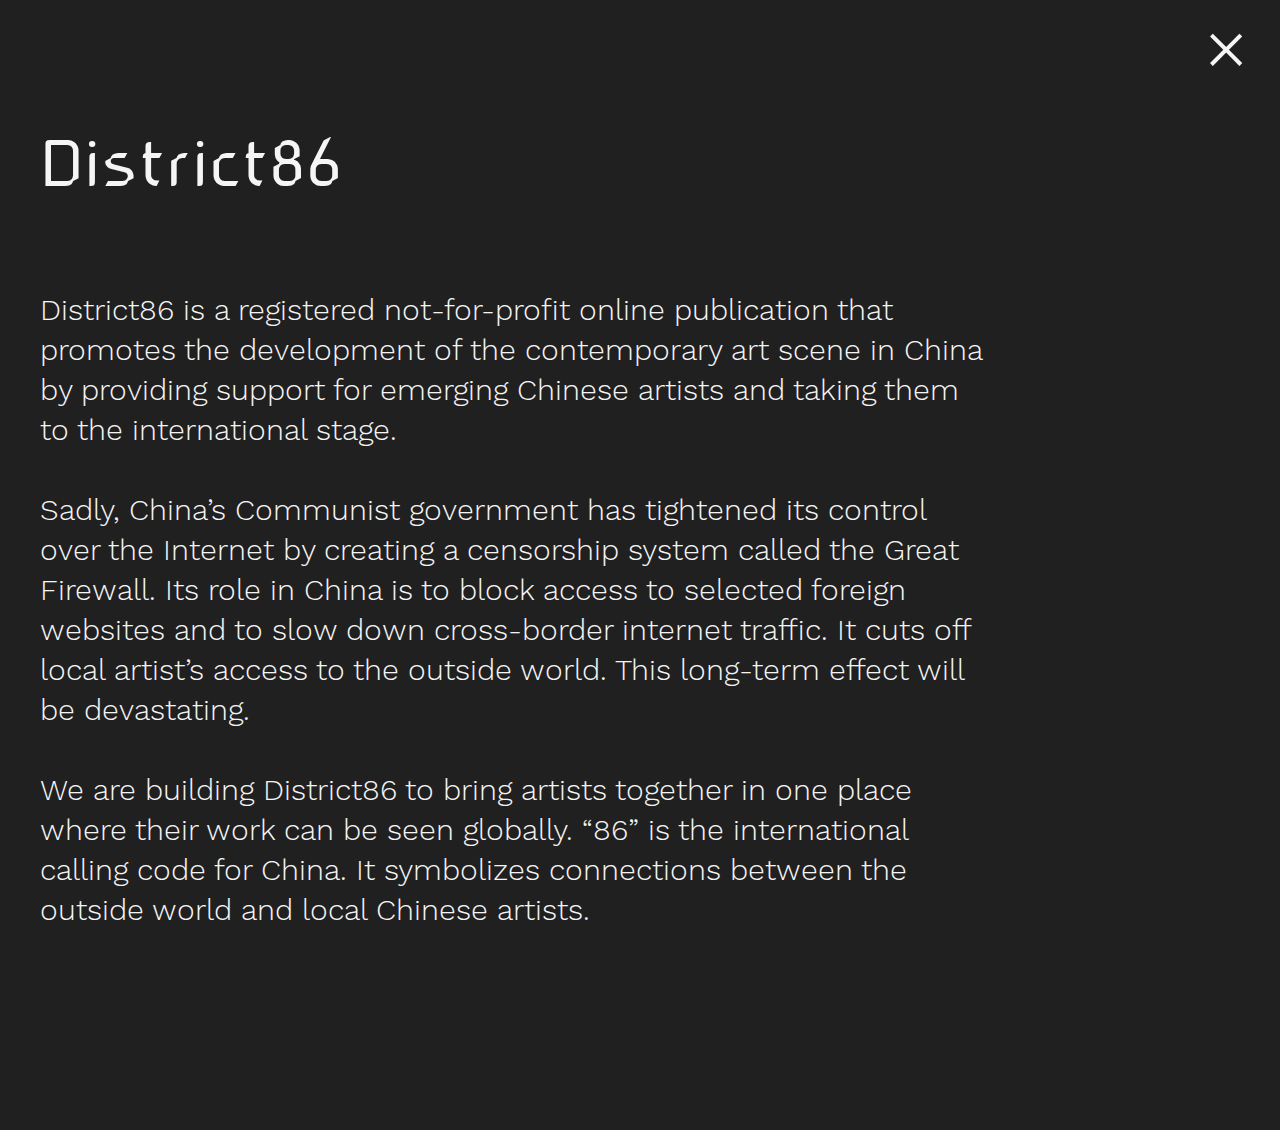
<file: district86.com/about.html>
<!DOCTYPE html>
<html>
  <head>
    <title>Project1</title>
    <link href="assets/css/styles.css" media="all" rel="stylesheet" />
  </head>

<body>

  <!-- <div class="smoke_img">
      <img id="project_img" src="assets/img/smoke5.jpg">
  </div>  -->
  <div class="close"><a href="index.html">&times;</a></div>
  <div class="top-nav">
    <div class="about_logo">District86</div> 
  </div>

  <div class="intro">
    District86 is a registered not-for-profit online
    publication that promotes the development of the
    contemporary art scene in China by providing support
    for emerging Chinese artists and taking them to the
    international stage. 
    <br><br>
    Sadly, China’s Communist government has tightened its
    control over the Internet by creating a censorship system 
    called the Great Firewall. Its role in China is to block 
    access to selected foreign websites and to slow down 
    cross-border internet traffic. It cuts off local artist’s 
    access to the outside world. This long-term effect will be
    devastating. 
    <br><br>      
    We are building District86 to bring artists together in one 
    place where their work can be seen globally. “86” is the 
    international calling code for China. It symbolizes connections 
    between the outside world and local Chinese artists.
  <br><br>



</div>
</body>
</file>
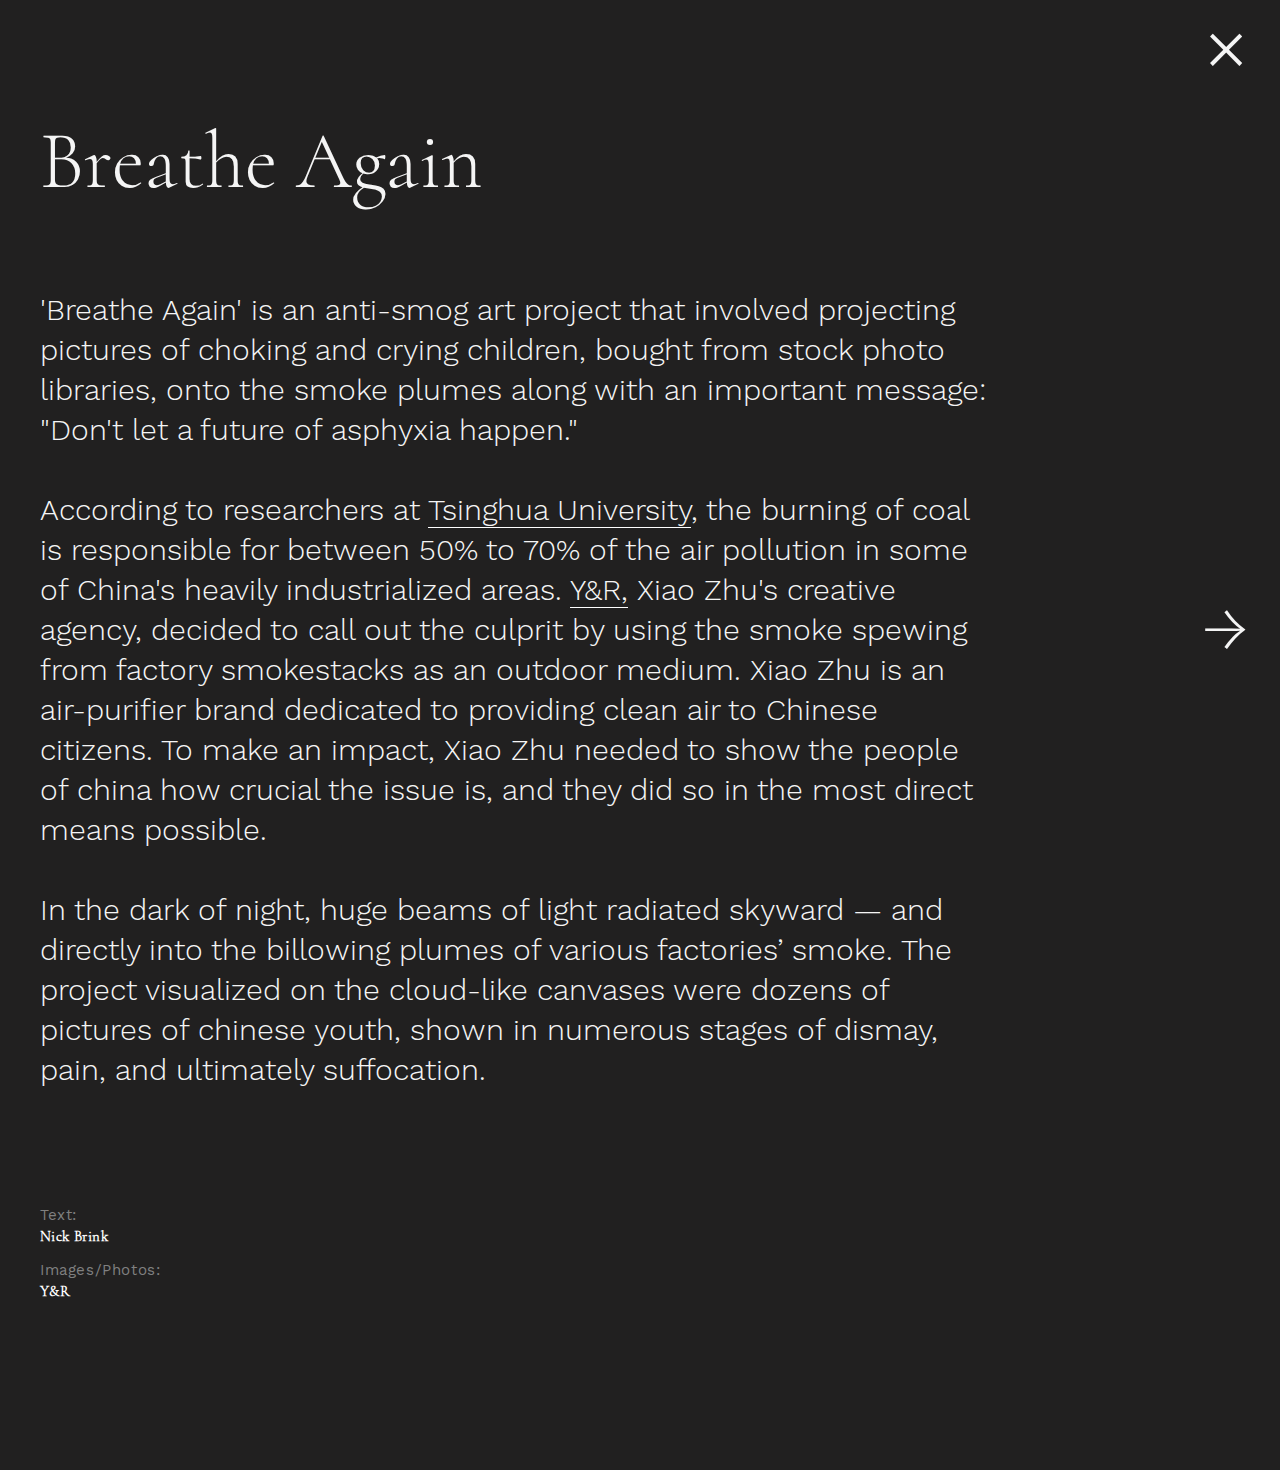
<file: district86.com/project1.html>
<!-- ○○○○○○○╭╭╮╮╮ smoke ╭╭╭╮╮○○○○  
     ○○○○○○○╰╰ ╮╮ dust ╭╭ ╯╯○○○○○  
     ○ x.x ○○○○ ╰╮   ╭╯ ○○○○○○○○○ 
     ○○○○○○○○○○○ ╮  ╭ ○○○○○○○○○○○   
     ○○○○○○○○○○○○ ╮ ╭ ○○○○○○○ x.x   
     ○○ x.x ○○○○ █████ ○○○○○○○○○○  
     ○○○○○○○○○○○ █████ ○○○○○○○○○○  
     ○○○○○○○○○○○       ○○○○○○○○○○  
     ○○○○○○○○○○○ █████ ○○○○○○○○○○
     ○○○○○○○○○○○ █████ ○○○○○○○○○○  
     ○○○○○○○○○○○       ○○○○ x.x ○ 
     ○○○○○○○○○○○ █████ ○○○○○○○○○○  
     ○○○○○○○○○○○ █████ ○○○○○○○○○○
     ○○ x.x ○○○         ○○○○○○○○○  
     ○○○○○○○  █ FACTORY █ ○○○○○○○  
     ○○○○○○  █ POLLUTION █ ○○○○○○  
-->

<!DOCTYPE html>
<html>
  <head>
    <title>Project1</title>
    <link href="assets/css/styles.css" media="all" rel="stylesheet" />
  </head>

<body>
  <div class-"contact">
    <div class="print_title">Contact | Y&R China</div>
    <div class="print_contact">
      Y&R Guangzhou<br>
      246 ZhongShanSi Rd,<br>
      Shun Tak Business Center,<br>
      Guangzhou, China<br><br>

      Phone: +86 020 83635990<br>
      Email: yr.gz@yr.com<br>
    </div>

    <div class="print_img">
        Map | Y&R China<br><br>
          <img id="Zhou" src="assets/img/studio2.jpg">
    </div>
  </div>
  
  <div class="close"><a href="index.html">&times;</a></div>
  <div class="resize">&#8645; Break through the Great Firewall by resizing this window.</div>
  <div class="next"><a href="project2.html">&rarr;</a></div>
  <div class="top-nav">
    <div class="project_title">Breathe Again</div>
  </div>

  <div class="smoke_img">
      <img id="project_img" src="assets/img/smoke5.jpg">
      <img id="project_img" src="assets/img/smoke1.jpg">
      <img id="project_img" src="assets/img/smoke6.jpg">
      <img id="project_img" src="assets/img/smoke7.jpg">
      <img id="project_img" src="assets/img/smoke3.jpg">
      <img id="project_img" src="assets/img/smoke4.jpg">
      <img id="project_img" src="assets/img/smoke2.jpg">
  </div>

<div class="number">&#9990; Y&R<br>+86 020 83635990</div>
<div class="intro">
  'Breathe Again' is an anti-smog art project that 
  involved projecting pictures of choking and crying 
  children, bought from stock photo libraries, onto 
  the smoke plumes along with an important message: 
  "Don't let a future of asphyxia happen."
  <br><br>
  According to researchers at <a class="underline" href="http://www.tsinghua.edu.cn/publish/newthuen/">Tsinghua University</a>, 
  the burning of coal is responsible for between 
  50% to 70% of the air pollution in some of China's 
  heavily industrialized areas. <a class="underline" href="https://www.yr.com/">Y&R,</a> Xiao Zhu's 
  creative agency, decided to call out the culprit by 
  using the smoke spewing from factory smokestacks as
  an outdoor medium. Xiao Zhu is an air-purifier brand 
  dedicated to providing clean air to Chinese citizens. 
  To make an impact, Xiao Zhu needed to show the people 
  of china how crucial the issue is, and they did so in 
  the most direct means possible.
  <br><br>
  In the dark of night, huge beams of light radiated 
  skyward — and directly into the billowing plumes of 
  various factories’ smoke. The project visualized on 
  the cloud-like canvases were dozens of pictures of 
  chinese youth, shown in numerous stages of dismay, 
  pain, and ultimately suffocation. 
  <br><br>

  <div class="credit">Text: <h2 id="credit2">Nick Brink</h2><br>
    Images/Photos: <h2 id="credit2">Y&R</h2>
  </div>


</div>
</body>
</file>
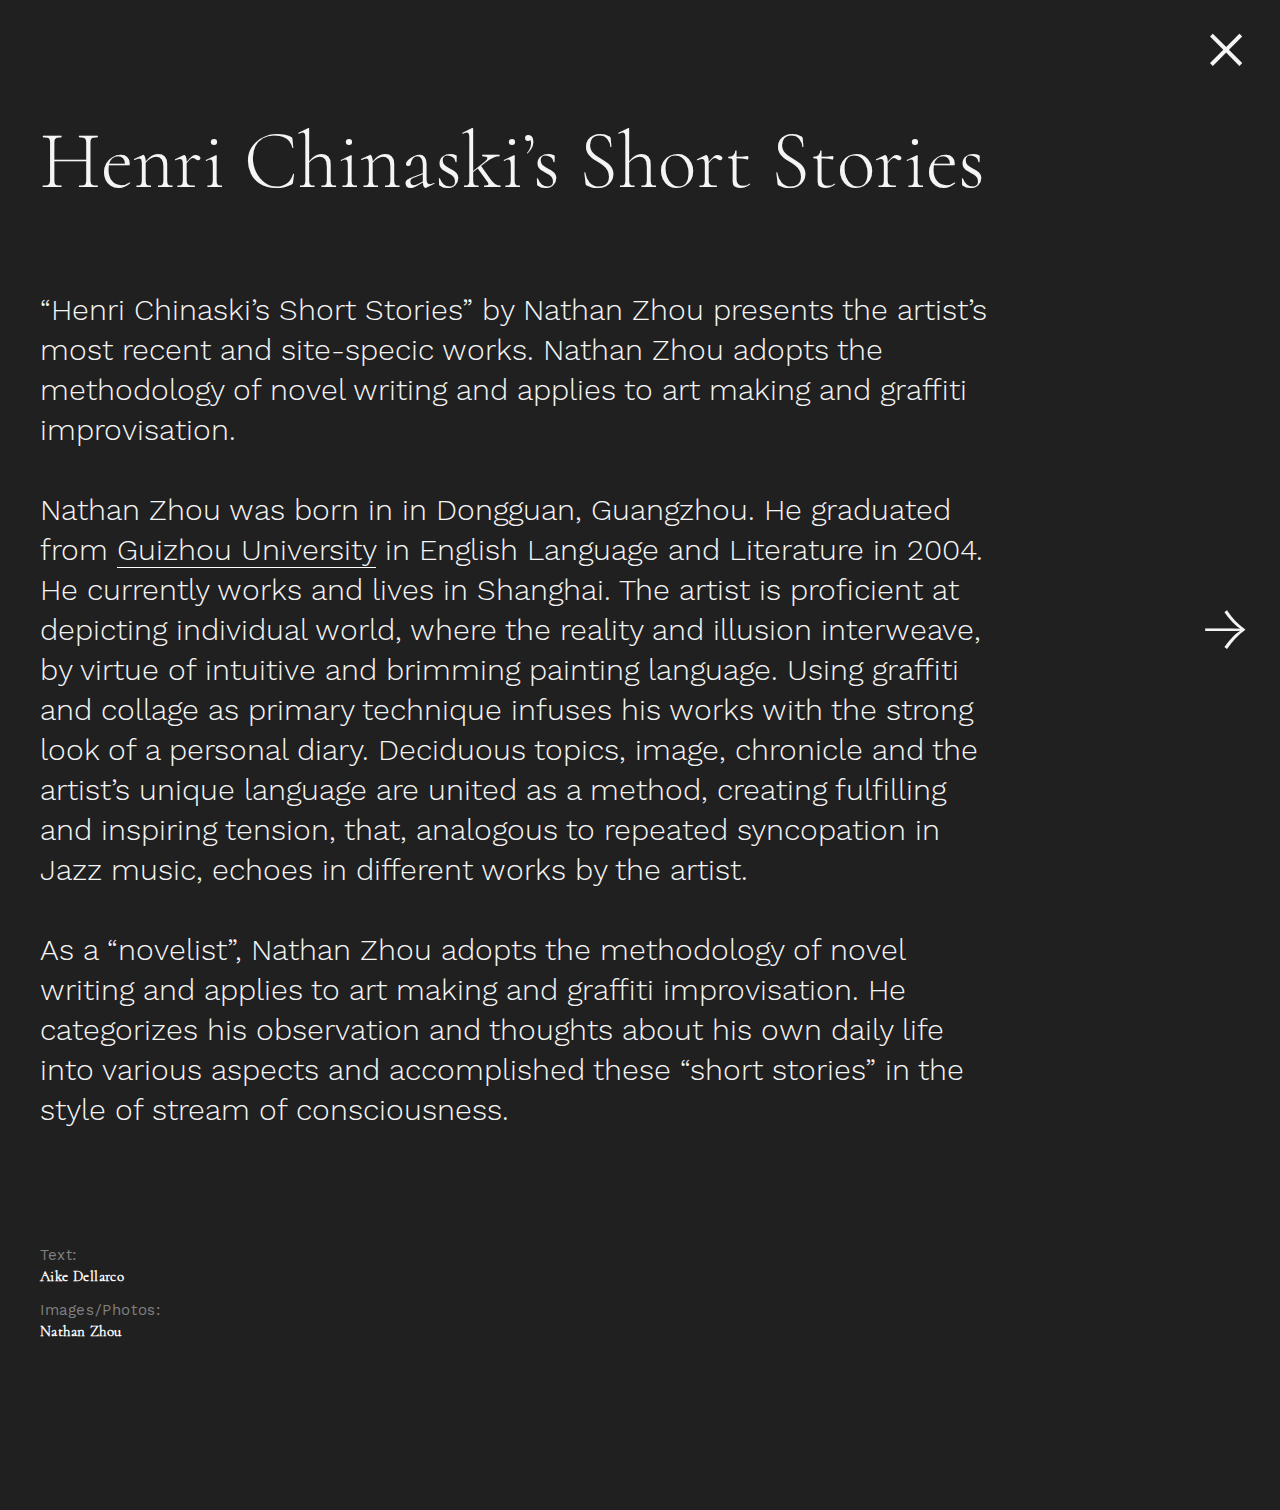
<file: district86.com/project2.html>
<!-- 

│＼＿＿╭╭╭╭╭＿＿／│ 　　  
│　　　　　　　　　│ 　╭——————————————————————————╮  
│　　　　　　　　　│　 ｜ Hey！I'm Nathan Zhou.   ｜  
│　－　　　　　－　│　／  If you want to know more｜
│≡　　　 ｏ　　  ≡│  \  about me. Follow me on  ｜
│　　　　　　　　  │　 ｜ Instagram @nathanslab  ｜
╰——┬  Ｏ◤▽◥Ｏ ┬——╯   ╰————————————————————————╯
　　｜　　ｏ　　｜  
　　｜ ╭－－－╮｜   

-->


<!DOCTYPE html>
<html>
  <head>
    <title>Nanthan Zhou</title>
    <link href="https://fonts.googleapis.com/css?family=Work+Sans:300,400,700" rel="stylesheet">
    <link href="assets/css/styles.css" media="all" rel="stylesheet" />
  </head>

<body>
  <div class="contact">
    <div class="print_title">Studio | Nathan Zhou</div>
    <div class="print_contact">
Building 6,<br>
2555 Longteng Avenue,<br>
Xuhui district,<br>
Shanghai, China<br><br>

Phone: +86 021 2520010<br>
Email: info@nathanzhoustudio.com<br>
    </div>

    <div class="print_img">
       Map | Nathan Zhou Studio<br><br>
        <img id="Zhou" src="assets/img/studio1.jpg">
    </div>

    <div class="print_title">Current Exhibition | Ghost Dog: The Way Of The Lofi King</div>
    <div class="print_contact">
      Date: 2018.04.25 — 2018.5.25<br><br>

      Tabula Rasa Gallery<br>
      706 North 3rd St,<br>
      Chaoyang district,<br>
      Beijing, China<br><br>

      Phone: +86 010 57626363<br>
      Email: info@gallerytabularasa.com<br>
    </div>

    <div class="print_img">
      <div class="print_title2">Map | Tabula Rasa Gallery<br><br></div>
        <img id="Zhou" src="assets/img/map_tabula.jpg">
        <div class="print_title2"> QR Code | Tabula Rasa Gallery<br><br></div>
        <img id="QR" src="assets/img/qr1.jpg">
    </div>

  </div>

  <div class="close"><a href="index.html">&times;</a></div>
  <div class="resize">&#8645; Break through the Great Firewall by resizing this window. </div>
  <div class="next"><a href="project3.html">&rarr;</a></div>
  <div class="top-nav">
    <div class="project_title">Henri Chinaski’s Short Stories</div>
  </div>


  <div class="smoke_img">
      <img id="project_img" src="assets/img/henry5.jpg">
      <img id="project_img" src="assets/img/henry1.jpg">
      <img id="project_img" src="assets/img/henry2.jpg">
      <img id="project_img" src="assets/img/henry3.jpg">
      <img id="project_img" src="assets/img/henry4.jpg">
      <img id="project_img" src="assets/img/henry7.jpg">
      <img id="project_img" src="assets/img/henry8.jpg">
  </div>

<div class="number">&#9990; Nathan Zhou<br>+86 021 2520010</div>
<div class="intro">
  “Henri Chinaski’s Short Stories” by
   Nathan Zhou presents the artist’s most recent 
   and site-specic works. Nathan Zhou adopts the 
   methodology of novel writing and applies to art 
   making and graffiti improvisation.
  <br><br>
  Nathan Zhou was born in in Dongguan, Guangzhou. 
  He graduated from  <a class="underline" href="http://www.gzu.edu.cn/">Guizhou University</a> in English 
  Language and Literature in 2004. He currently works
  and lives in Shanghai. The artist is proficient at
  depicting individual world, where the reality and 
  illusion interweave, by virtue of intuitive and 
  brimming painting language. Using graffiti and collage
  as primary technique infuses his works with the strong 
  look of a personal diary. Deciduous topics, image, 
  chronicle and the artist’s unique language are united 
  as a method, creating fulfilling and inspiring tension, 
  that, analogous to repeated syncopation in Jazz music, 
  echoes in different works by the artist.
  <br><br>
  As a “novelist”, Nathan Zhou adopts the methodology
  of novel writing and applies to art making and graffiti
  improvisation. He categorizes his observation and 
  thoughts about his own daily life into various aspects
  and accomplished these “short stories” in the style of
  stream of consciousness.
  <br><br>

  <div class="credit">Text: <h2 id="credit2">Aike Dellarco</h2><br>
    Images/Photos: <h2 id="credit2">Nathan Zhou</h2>
  </div>


</div>
</body>
</file>
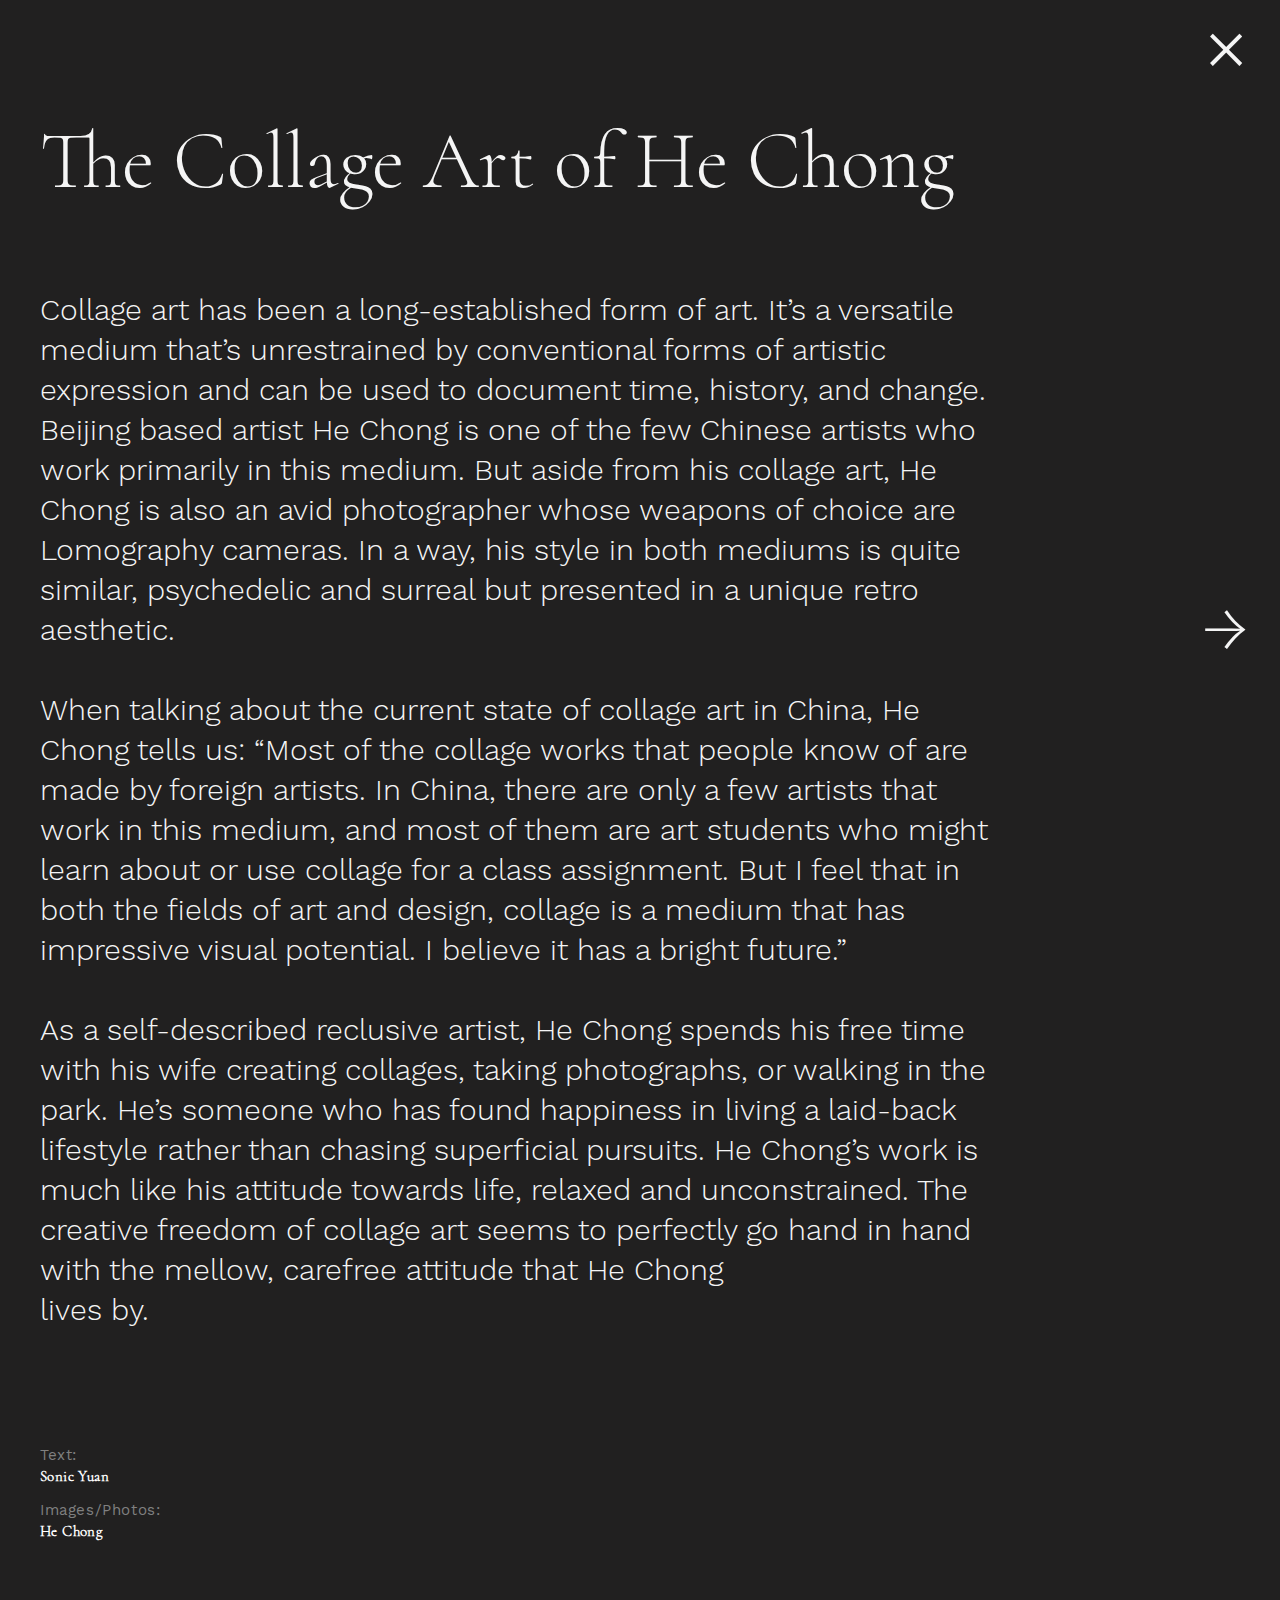
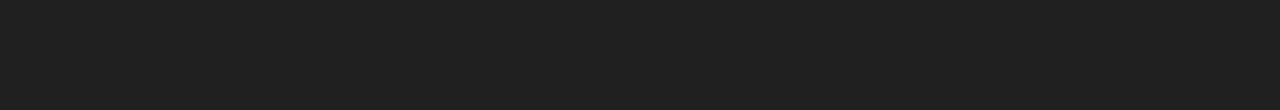
<file: district86.com/project3.html>
<!-- 
   Hey！ my friend, 
   you spend way too much time 
   staring at screens! Let's do 
   a 5-Minute Workout together!

１２３４　　　　　　（turn your neck）　　（turn your bottom）  
　  
　”＼●／〃　　　　　　　”＼●／〃　　　 　　　　　　●  
　　　█　　　　　　　　　　　█　　　　 　　　　　”＜█＞〃  
　　（ （　　　　 　　　　　　） ）　　　 　　　　　　／　＼  
　(keep shaking）　　　（keep shaking）　　（take a breath）  
　  
　　　●　　　　　　　　　　　　●　　　　　　　　　　　　●  
　　＜█＞　　　　　　　　　　＜█＞　　　　　　　　　 ”▔█▔〃  
　　／　）〃　　　　　　　　”（　＼　　　　　　　　　　／　＼  
（Three times left and right each）　　　   （take a breath）  
　  
　　　●　　　　　　　　　　　 ●　　　　　　　　　　　●  
　　／█＼　　　　　　　　　　▔█▔　　　　　　　　　　＜█＞  
　　／　＼　　　　　　　　　／　＼　　　　　　　　　　／　＼  
　１２３４　　　　　　　　 ２２３４　　　　　　　　　３２３４

~~~~~~~~ The more healthy the more you're happy! ~~~~~~~~ -->



<!DOCTYPE html>
<html>
  <head>
    <title>Project3</title>
    <link href="https://fonts.googleapis.com/css?family=Work+Sans:300,400,700" rel="stylesheet">
    <link href="assets/css/styles.css" media="all" rel="stylesheet" />
  </head>

<body>
  <div class="contact">
    <div class="print_title">Contact | He Chong </div>
    <div class="print_contact">
    Phone: +86 13396997238 <br>
    Email: hechong@hotmail.com<br><br>
    Know More About He Chong On Weibo <br>
    https://weibo.com/p/1005051734717200?is_all=1#_loginLayer_1525137571340
    </div>

    <div class="print_title">Upcoming Exhibition | The Collage Art of He Chong</div>
    <div class="print_contact">
      Date: 2018.06.05 — 2018.06.25<br><br>

      Neocha Gallery<br>
      200 Hua Yuan Gang Rd,<br>
      Huangpu district,<br>
      Shanghai, China<br><br>

      t: +86 021 323015913<br>
      e: hello@neocha.com<br>
    </div>

    <div class="print_img">
      Map | Neocha Gallery<br><br>
        <img id="Zhou" src="assets/img/studio1.jpg">
    </div>
  </div>

  <div class="close"><a href="index.html">&times;</a></div>
  <div class="resize">&#8645; Break through the Great Firewall by resizing this window.</div>
  <div class="next"><a href="project1.html">&rarr;</a></div>
  <div class="top-nav">
    <div class="project_title">The Collage Art of He Chong</div>
  </div>

  <div class="smoke_img">
      <img id="project_img" src="assets/img/chong1.jpg">
      <img id="project_img" src="assets/img/chong2.jpg">
      <img id="project_img" src="assets/img/chong3.jpg">
      <img id="project_img" src="assets/img/chong4.jpeg">
  </div>

<div class="number">&#9990; He Chong<br>+86 13396997238</div>
<div class="intro">
  Collage art has been a long-established form of art. 
  It’s a versatile medium that’s unrestrained by conventional 
  forms of artistic expression and can be used to document time, 
  history, and change. Beijing based artist He Chong is one of 
  the few Chinese artists who work primarily in this medium. 
  But aside from his collage art, He Chong is also an avid 
  photographer whose weapons of choice are Lomography cameras. 
  In a way, his style in both mediums is quite similar, psychedelic 
  and surreal but presented in a unique retro aesthetic.
  <br><br>
  When talking about the current state of collage art in China, 
  He Chong tells us: “Most of the collage works that people know 
  of are made by foreign artists. In China, there are only a few 
  artists that work in this medium, and most of them are art students 
  who might learn about or use collage for a class assignment. 
  But I feel that in both the fields of art and design, collage 
  is a medium that has impressive visual potential. I believe it 
  has a bright future.”
  <br><br>
  As a self-described reclusive artist, He Chong spends his free time 
  with his wife creating collages, taking photographs, or walking in 
  the park. He’s someone who has found happiness in living a laid-back 
  lifestyle rather than chasing superficial pursuits. He Chong’s work 
  is much like his attitude towards life, relaxed and unconstrained. 
  The creative freedom of collage art seems to perfectly go hand in hand 
  with the mellow, carefree attitude that He Chong <br>lives by.
  <br><br>

  <div class="credit">Text: <h2 id="credit2">Sonic Yuan</h2><br>
    Images/Photos: <h2 id="credit2">He Chong</h2>
  </div>

</div>
</body>
</file>
<file: district86.com/assets/css/styles.css>
@font-face {
  font-family: 'ptah';
  src: url('../fonts/ptah-regular-webfont.woff2') format('woff2'),
       url('../fonts/ptah-regular-webfont.woff') format('woff');
  font-weight: normal;
  font-style: normal;
}


@font-face {
  font-family: 'ptah';
  src: url('../fonts/ptah-italic-webfont.woff2') format('woff2'),
       url('../fonts/ptah-italic-webfont.woff') format('woff');
  font-weight: normal;
  font-style: italic;
}

@font-face {
  font-family: 'body';
  src: url('../fonts/bagnardsans-webfont.woff2') format('woff2'),
       url('../fonts/bagnardsans-webfont.woff') format('woff');
}

@font-face {
  font-family: 'work_regular';
  src: url('../fonts/WorkSans-Regular.woff') format('woff');
}

@font-face {
  font-family: 'work_light';
  src: url('../fonts/WorkSans-Light.woff') format('woff');
}

@font-face {
  font-family: 'Cormorant_Light';
  src: url('../fonts/Cormorant-Light.woff2') format('woff2'),
  url('../fonts/Cormorant-Light.woff') format('woff');
}


div { vertical-align: top; }

html {
  box-sizing: border-box;
}
*, *:before, *:after {
  box-sizing: inherit;
}


body{
  background: rgb(33, 32, 32);
  padding: 0;
  margin: 0;
  /* font-family: 'Work Sans', sans-serif; */
  font-family: 'ptah', sans-serif;
  font-weight: 400;
  margin: 20px;
  /* overflow: hidden; */
}


body.bg1 { 
  background: url('../img/smoke7.jpg') no-repeat; 
  background-size: cover;
        }
body.bg2 {
  background: url('../img/henry8.jpg') no-repeat; 
  background-size: cover;
 }
body.bg3 {
  background: url('../img/chong03.jpg') no-repeat; 
  background-size: cover;
 }

/* body.bg1 { background: #ff0; } */
/* background: url('../img/imgname.jpg'); */

a:link{
  text-decoration: none;
  color:whitesmoke;
}

a:visited {
  color:whitesmoke;
}

a:active {
  color:whitesmoke;
}

.underline{
  border-bottom: 1px solid white;
}

.close {
  font-size: 80px;
  line-height: 1;
  position: fixed;
  top: 8px;
  right: 30px;
  color:whitesmoke;
  font-family: 'work_light',sans-serif;
}

.next {
  font-size: 60px;
  line-height: 1;
  position: fixed;
  top: 600px;
  right: 33px;
  color:whitesmoke;
  font-family: 'work_light',sans-serif;
}

.resize {
  font-family: 'work_regular',sans-serif;
  transform: rotate(-90deg);
  font-size: 13px;
  line-height: 1;
  position: fixed;
  top: 335px;
  right: -148px;
  color:rgb(33, 32, 32);
  animation: blinker 3s linear infinite;
  animation-delay: 2s;
}

@keyframes blinker {
  0%   {color: white;}
  50% {
    opacity: 0;
    color:whitesmoke;
  }

}

.top-nav{
  width: 100%;
  height: 310px;
}

/* .logo1 img{
  position: absolute;
  width: 200px;
  height: 200px;
  margin-left: 20px;
  margin-top: 0;
} */

.logotype{
  top: 110px;
  margin: 0 auto;
  color:whitesmoke;
  font-size: 124px;
  text-align: center;
}

.menu{
  top: 260px;
  margin: 0 auto;
  color:whitesmoke;
  font-size: 20px;
  text-align: center;
}

.artchina{
  position: relative;
  width: 100%;
  color: white;
  font-size: 36px;
  text-align: center;
  padding-top: 30px;
  transform: translate(0,290%);
}

.number{
  position: absolute;
  left: 40px;
  top: 40px;
  color:whitesmoke;
  display: inline-block;
  font-size: 80px;
  font-weight: lighter;
  font-family: 'Cormorant_Light',sans-serif;
  line-height: 80px;
  display: none;
}


.project_title{
  position: absolute;
  left: 40px;
  top: 122px;
  color:whitesmoke;
  display: inline-block;
  font-size: 80px;
  font-weight: lighter;
  font-family: 'Cormorant_Light', sans-serif;
  line-height: 80px;
}

.about_logo{
  position: absolute;
  left: 40px;
  top: 122px;
  color:whitesmoke;
  display: inline-block;
  font-size: 80px;
  font-weight: lighter;
  font-family: 'ptah', sans-serif;
  line-height: 80px;
}

.intro{
  position: relative;
  width: 80%;
  top: -40px;
  padding: 0 20px 100px 20px;
  color:whitesmoke;
  font-size: 30px;
  line-height: 40px;
  display: none; 
  overflow: hidden;
  font-family: 'work_light', sans-serif;
  /* letter-spacing: 0.5px; */
}

.credit{
  margin-top: 80px;
  margin-bottom: 0;
  width: 100%;
  height: auto;
  color: grey;
  /* text-align: center; */
  font-size: 15px;
  line-height: 11px;
  letter-spacing: 0.6px;
  font-family: 'work_regular',sans-serif;
}

#credit2{
  padding: 0;
  margin-top: 10px;
  width: 100%;
  font-family: 'Cormorant_Light',sans-serif;
  font-size: 15px;
  letter-spacing: 0.4px;
  color:white;
}


.Issuelist {
  width: 100%;
  text-align: center;
}

.Issue {
  padding: 0 30px 100px 20px;
  margin: 0 80px 0 0;
  width: 100%;
  color:whitesmoke;
  line-height: 40px;
  text-align: center;
  transform: translate(0,220%);
}

.IssueTitle{
  width: 30%;
  font-size: 20px;
  line-height: 24px;
  font-family: 'Cormorant_Light', sans-serif;
  padding: 0;
  margin: 0;
  display: inline-block;
}


.smoke_img {
  padding: 0;
  width: 100%;
  height: auto;
  display: none;
}

#project_img {
  padding-right: 20px;
  padding-bottom: 20px;
}

.print_img{
  padding: 0;
  width: 100%;
  height: auto;
  display: none;
  }

@media only screen 
  and (min-width: 868px) 
  and (max-width: 1680px) {
  .intro {
  display: block;
    }

}

@media only screen 
  and (min-width: 0) 
  and (max-width: 867px) {
    .smoke_img {
  display: block;
    }

    .resize {
      display: none;
        }

    #project_img {
      width: 100%;
      height: auto;
      padding-left: 10px;
      padding-right: 15px;
      padding-bottom: 15px;
    }
      
}

@media only screen 
  and (min-height: 0px) 
  and (max-height: 270px) {
  .number {
  display: block;
    }

    .project_title {
      display: none;
    }

    .resize{
      display: none;
    }


}


.print_title{
  display: none;
}

.print_title2{
  display: none;
}

.print_contact {
  display: none;
}

.print_img {
  display: none;
}

/* .print_img2 {
  display: none;
} */

@media print {
  .print_title{
    display: block;
    color: black;
    padding: 0;
    margin-bottom: 13px;
    font-size: 18px;
    font-weight: bolder;
    font-family: Arial, Helvetica, sans-serif;
  }

  .print_title2{
    display: block;
    color: black;
    padding: 0;
    margin-bottom: 13px;
    font-size: 18px;
    font-weight: bolder;
    font-family: Arial, Helvetica, sans-serif;
  }
  


  .print_contact {
    display: block;
    font-size: 13pt;
    padding-bottom: 20px;
    font-family: Arial, Helvetica, sans-serif;

  }


  .print_img {
    display: block;
    page-break-after: avoid;
    page-break-inside: avoid;
    padding-bottom: 20px;
 
}

#Zhou { 
  width: 100%;
  height: auto;
  padding-bottom: 30px;
  font-weight: bolder;
  font-family: Arial, Helvetica, sans-serif;
}


#QR { 
  width: 40%;
  height: auto;
  font-weight: bolder;
  font-family: Arial, Helvetica, sans-serif;
}

  .project_title {display:none;}
  .intro {display:none;}
  .close {display:none;}
  .resize {display:none;}
  .next {display:none;}
  .contact {
    width:100%;
    color: #000;    
    background-color: #fff;
    page-break-after: avoid;
    page-break-inside: avoid;
}
  @page {
    margin: 2cm;
}

  }
</file>
